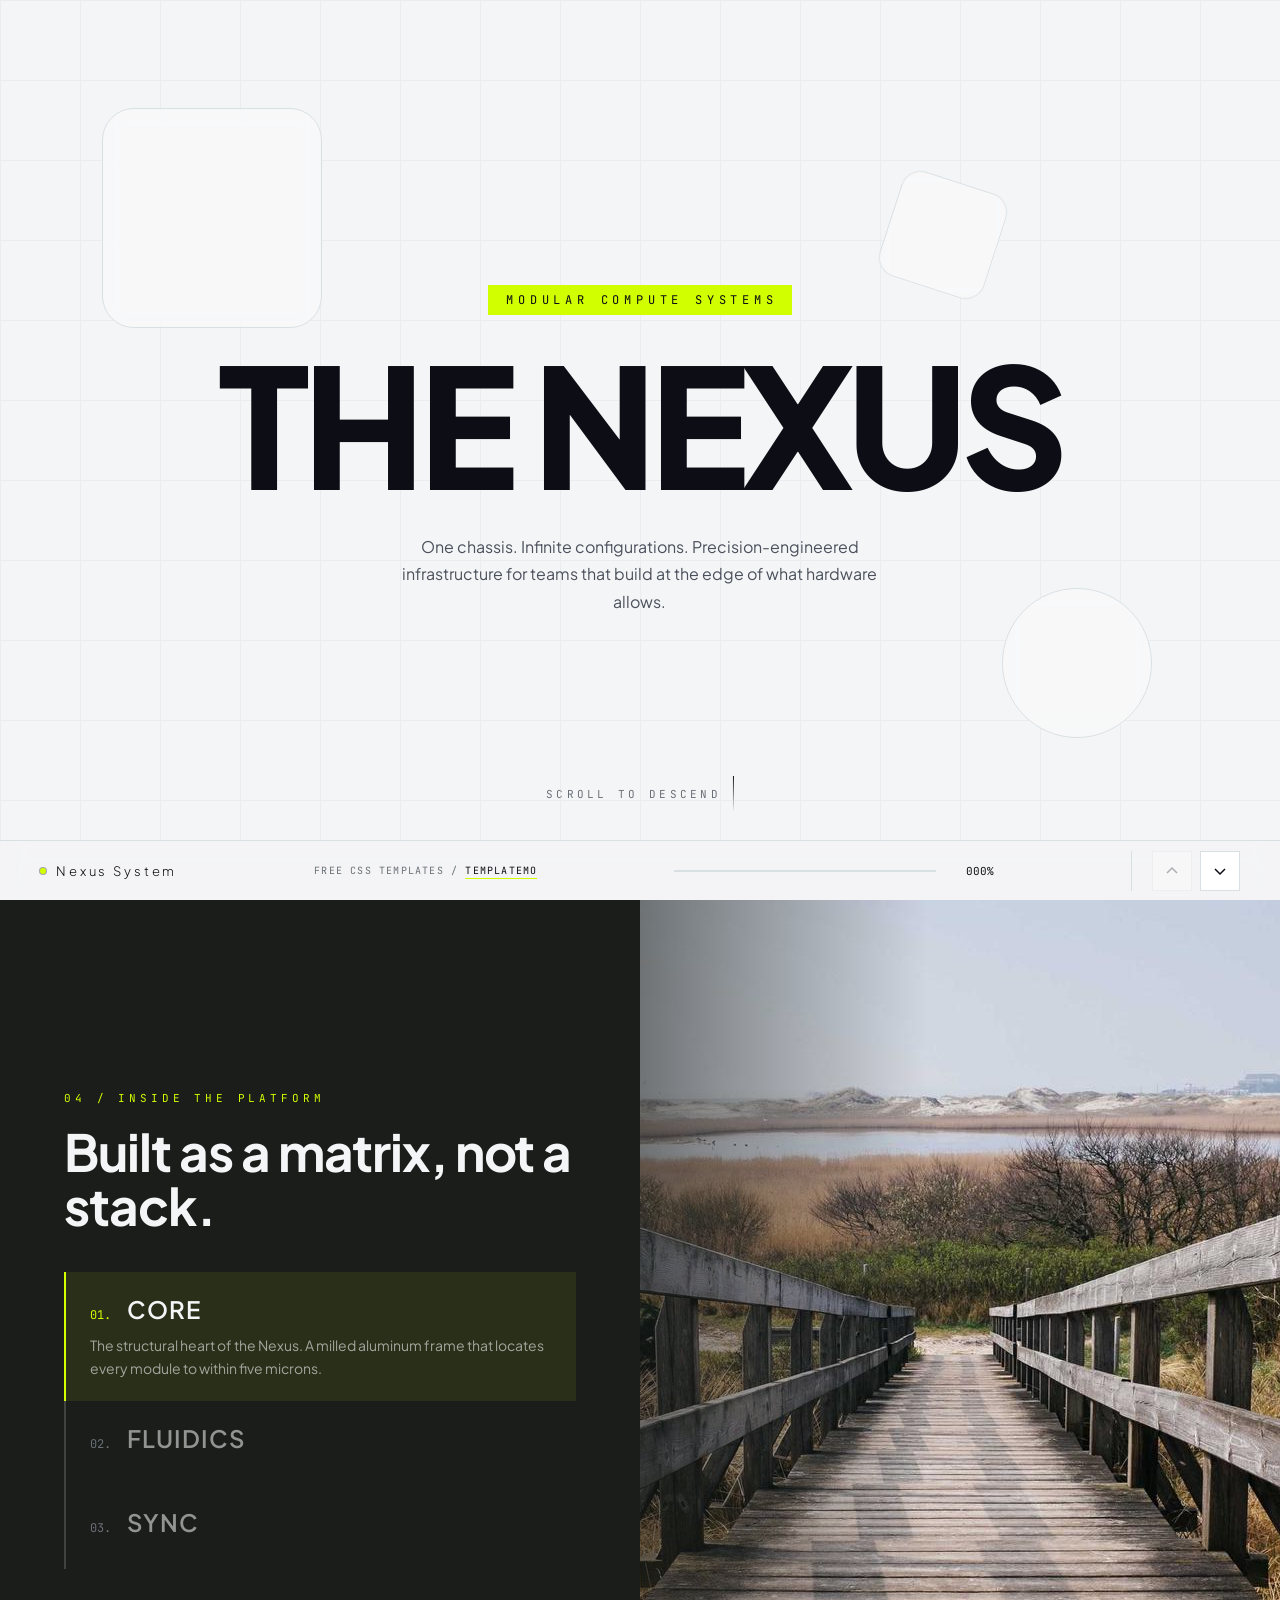
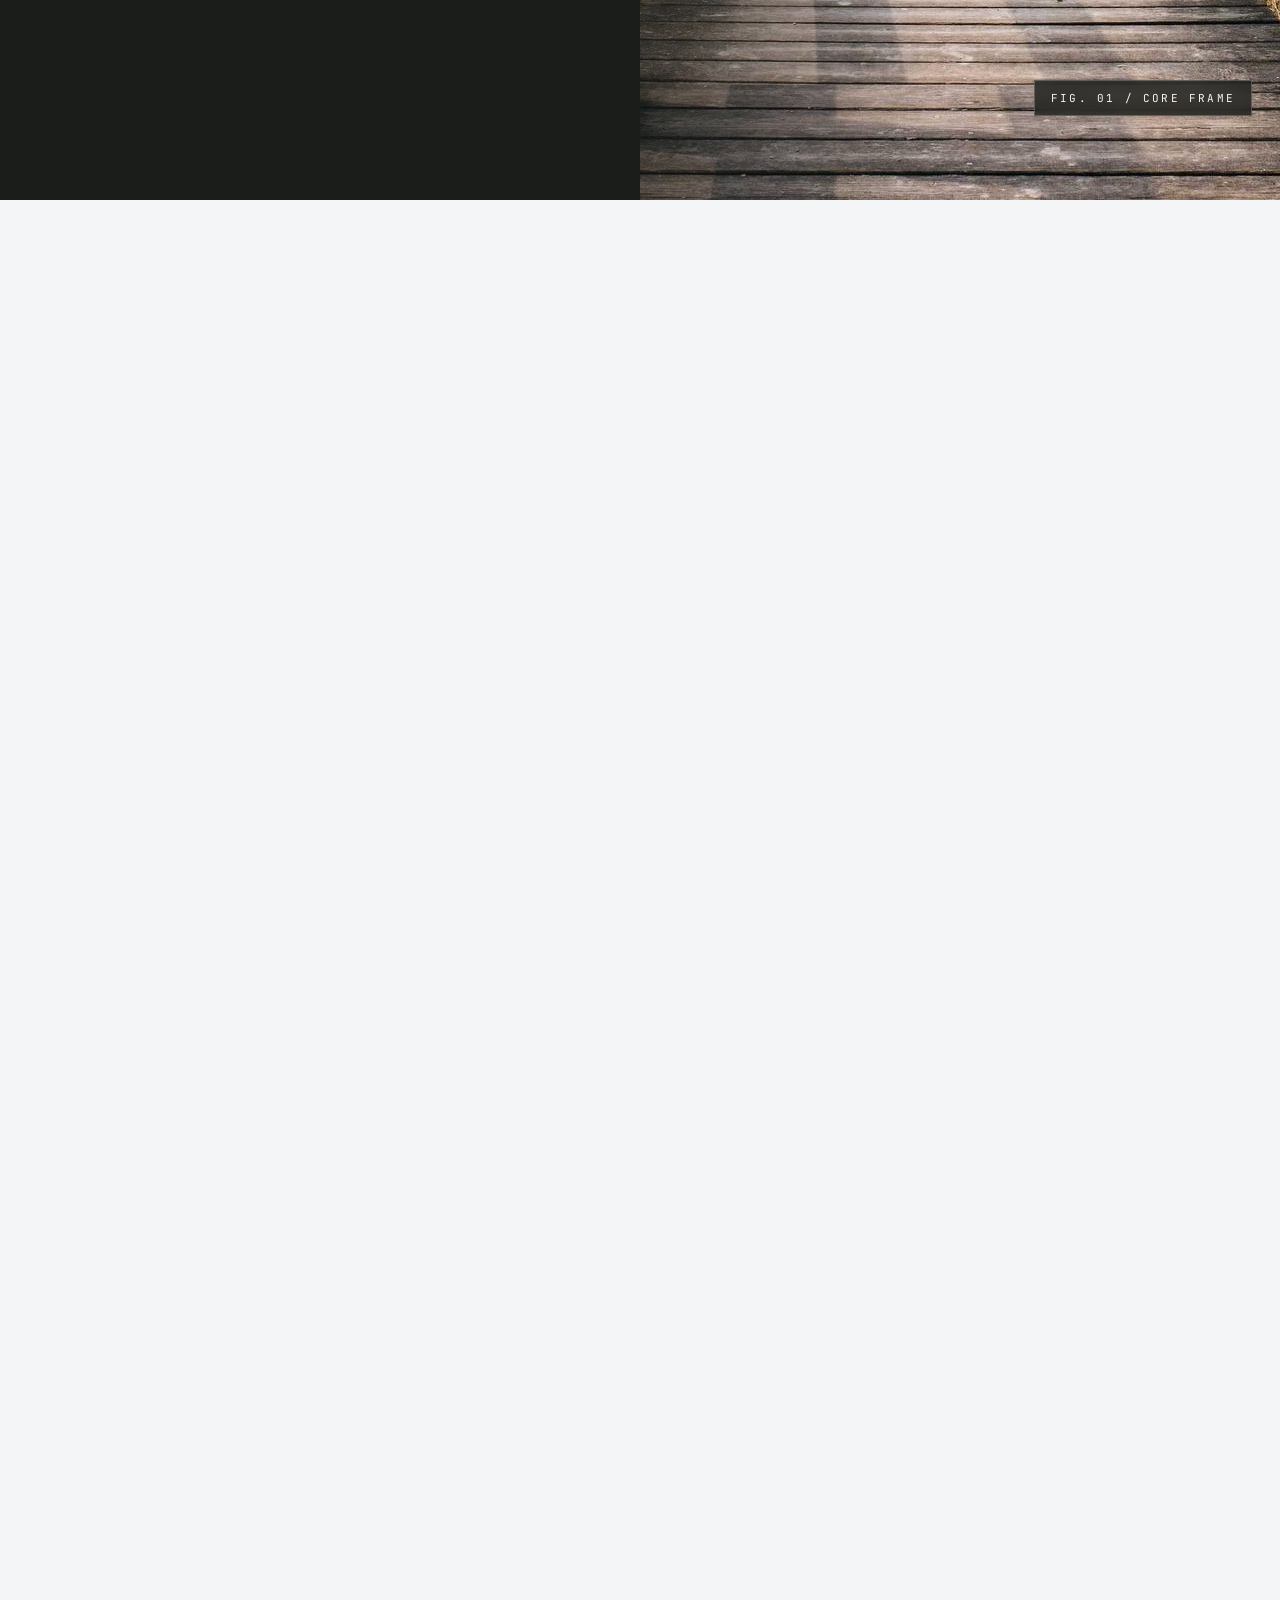
<file: index.html>
<!DOCTYPE html>
<!--
  Nexus System Template
  https://templatemo.com/tm-629-nexus-system
-->
<html lang="en">
<head>
<meta charset="UTF-8">
<meta name="viewport" content="width=device-width, initial-scale=1.0">
<title>Nexus System - Industrial Tech HTML Template</title>
<meta name="description" content="The Nexus is a Z-Depth scroll-stacking industrial tech template with a brushed titanium and acid volt design system.">
<link rel="preconnect" href="https://fonts.googleapis.com">
<link rel="preconnect" href="https://fonts.gstatic.com" crossorigin>
<link href="https://fonts.googleapis.com/css2?family=Plus+Jakarta+Sans:wght@300;400;500;600;700;800&family=JetBrains+Mono:wght@400;500;700&display=swap" rel="stylesheet">
<link rel="stylesheet" href="templatemo-629-nexus-style.css">
</head>
<body>

<div class="scroll-spacer" aria-hidden="true"></div>

<!-- card 1: the floating hero -->
<section class="zcard card-hero" data-card="1">
  <div class="hero-grid" aria-hidden="true"></div>
  <div class="glass-shape glass-a" aria-hidden="true"></div>
  <div class="glass-shape glass-b" aria-hidden="true"></div>
  <div class="glass-shape glass-c" aria-hidden="true"></div>
  <div class="hero-stage">
    <p class="hero-eyebrow">Modular Compute Systems</p>
    <h1 class="hero-title">THE NEXUS</h1>
    <p class="hero-sub">One chassis. Infinite configurations. Precision-engineered infrastructure for teams that build at the edge of what hardware allows.</p>
  </div>
  <div class="hero-scroll-hint">Scroll to descend</div>
</section>

<!-- card 2: the engineered image overlay -->
<section class="zcard card-macro" data-card="2">
  <img class="macro-img" src="images/nexus-macro.jpg" alt="Macro view of the Nexus core module">
  <div class="macro-shade" aria-hidden="true"></div>
  <div class="crosshair-v" aria-hidden="true"></div>
  <div class="crosshair-h" aria-hidden="true"></div>
  <div class="node-dot" aria-hidden="true"></div>
  <div class="node-box">
    <p class="node-box-tag">NODE / NX-07 TELEMETRY</p>
    <div class="node-stat"><span>EFFICIENCY</span><span>98.4%</span></div>
    <div class="node-stat"><span>THERMAL DELTA</span><span>-12.6 C</span></div>
    <div class="node-stat"><span>SYNC LATENCY</span><span>0.8 ms</span></div>
  </div>
  <div class="macro-caption">
    <span class="mono">02 / Engineered in the open</span>
    <h2>Every micron is accounted for.</h2>
  </div>
</section>

<!-- card 3: the kinetic accordion fold -->
<section class="zcard card-fold" data-card="3">
  <div class="fold-head">
    <h2>Four systems. One spine.</h2>
    <span class="mono">03 / Hover or tap a column</span>
  </div>
  <div class="accordion" id="accordion">
    <button class="slice" type="button" aria-expanded="false">
      <img class="slice-img" src="images/nexus-core.jpg" alt="Core processing array">
      <div class="slice-shade" aria-hidden="true"></div>
      <div class="slice-idle">
        <span class="slice-num">A.01</span>
        <span class="slice-idle-title">Core Array</span>
        <span class="slice-num" aria-hidden="true">+</span>
      </div>
      <div class="slice-reveal">
        <span class="mono">A.01 / Compute</span>
        <h3>Core Array</h3>
        <p>Sixty-four hot-swappable compute blades aligned on a single coherent fabric, tuned for sustained full-load operation.</p>
      </div>
    </button>
    <button class="slice" type="button" aria-expanded="false">
      <img class="slice-img" src="images/nexus-flux.jpg" alt="Liquid cooling fluidics loop">
      <div class="slice-shade" aria-hidden="true"></div>
      <div class="slice-idle">
        <span class="slice-num">A.02</span>
        <span class="slice-idle-title">Fluidics</span>
        <span class="slice-num" aria-hidden="true">+</span>
      </div>
      <div class="slice-reveal">
        <span class="mono">A.02 / Thermal</span>
        <h3>Fluidics Loop</h3>
        <p>A sealed dielectric loop moves heat away from silicon at the source, holding the entire rack within a two degree band.</p>
      </div>
    </button>
    <button class="slice" type="button" aria-expanded="false">
      <img class="slice-img" src="images/nexus-grid.jpg" alt="Power distribution grid">
      <div class="slice-shade" aria-hidden="true"></div>
      <div class="slice-idle">
        <span class="slice-num">A.03</span>
        <span class="slice-idle-title">Power Grid</span>
        <span class="slice-num" aria-hidden="true">+</span>
      </div>
      <div class="slice-reveal">
        <span class="mono">A.03 / Energy</span>
        <h3>Power Grid</h3>
        <p>Redundant busbars and solid-state switching deliver clean power with zero transfer time when a feed drops.</p>
      </div>
    </button>
    <button class="slice" type="button" aria-expanded="false">
      <img class="slice-img" src="images/nexus-sync.jpg" alt="Optical interconnect sync layer">
      <div class="slice-shade" aria-hidden="true"></div>
      <div class="slice-idle">
        <span class="slice-num">A.04</span>
        <span class="slice-idle-title">Sync Layer</span>
        <span class="slice-num" aria-hidden="true">+</span>
      </div>
      <div class="slice-reveal">
        <span class="mono">A.04 / Network</span>
        <h3>Sync Layer</h3>
        <p>Optical interconnects keep every node phase-locked, so distributed workloads behave like a single machine.</p>
      </div>
    </button>
  </div>
</section>

<!-- card 4: the matrix tabs and signature -->
<section class="zcard card-matrix" data-card="4">
  <div class="matrix-left">
    <p class="mono-tag">04 / Inside the platform</p>
    <h2>Built as a matrix, not a stack.</h2>
    <div class="matrix-tabs">
      <button class="matrix-tab active" type="button" data-goto="core" aria-selected="true">
        <span class="tab-line"><span class="tab-num">01.</span><span class="tab-name">CORE</span></span>
        <p>The structural heart of the Nexus. A milled aluminum frame that locates every module to within five microns.</p>
      </button>
      <button class="matrix-tab" type="button" data-goto="fluidics" aria-selected="false">
        <span class="tab-line"><span class="tab-num">02.</span><span class="tab-name">FLUIDICS</span></span>
        <p>Quick-disconnect manifolds route coolant through the chassis without a single exposed line.</p>
      </button>
      <button class="matrix-tab" type="button" data-goto="sync" aria-selected="false">
        <span class="tab-line"><span class="tab-num">03.</span><span class="tab-name">SYNC</span></span>
        <p>A dedicated timing plane distributes a single clock to all nodes, end to end, rack to rack.</p>
      </button>
    </div>
  </div>
  <div class="matrix-right">
    <img class="matrix-img active" data-panel="core" src="images/nexus-tab-core.jpg" alt="The Nexus core frame">
    <img class="matrix-img" data-panel="fluidics" src="images/nexus-tab-fluidics.jpg" alt="The Nexus fluidics manifold">
    <img class="matrix-img" data-panel="sync" src="images/nexus-tab-sync.jpg" alt="The Nexus sync timing plane">
    <div class="matrix-img-shade" aria-hidden="true"></div>
    <div class="matrix-caption" id="matrixCaption">FIG. 01 / CORE FRAME</div>
  </div>
</section>

<!-- permanent hud signature bar -->
<footer class="hud">
  <a class="hud-brand" href="https://www.templatemo.com/tm-629-nexus-system" target="_blank" rel="nofollow noopener">
    <span class="dot" aria-hidden="true"></span>Nexus System
  </a>
  <span class="hud-credit">FREE CSS TEMPLATES / <a href="https://templatemo.com" target="_blank" rel="nofollow noopener">TEMPLATEMO</a></span>
  <div class="hud-progress">
    <div class="hud-track"><div class="hud-fill" id="hudFill"></div></div>
    <span class="hud-pct" id="hudPct">000%</span>
  </div>
  <div class="hud-nav">
    <button class="hud-arrow" id="navUp" type="button" aria-label="Previous section">
      <svg viewBox="0 0 14 14" fill="none" xmlns="http://www.w3.org/2000/svg" aria-hidden="true"><path d="M2 9L7 4L12 9" stroke="currentColor" stroke-width="1.5"/></svg>
    </button>
    <button class="hud-arrow" id="navDown" type="button" aria-label="Next section">
      <svg viewBox="0 0 14 14" fill="none" xmlns="http://www.w3.org/2000/svg" aria-hidden="true"><path d="M2 5L7 10L12 5" stroke="currentColor" stroke-width="1.5"/></svg>
    </button>
  </div>
</footer>

<script src="templatemo-629-nexus-script.js"></script>
</body>
</html>
</file>
<file: templatemo-629-nexus-style.css>
/*
  Nexus System Template
  https://templatemo.com/tm-629-nexus-system
*/

:root {
  --titanium: #F4F5F6; /* brushed titanium, cool metallic light grey */
  --carbon: #0D0E15; /* carbon matte, deep light-absorbing dark */
  --volt: #D1FF00; /* acid volt, electric neon accent */
  --steel: #D9E0E4; /* muted steel lines and borders */
  --graphite: #1A1D1A; /* deep graphite grey with a whisper of green */
  --white: #FFFFFF;
  --hud-h: 60px;
  --ease-silk: cubic-bezier(0.16, 1, 0.3, 1);
}

* { margin: 0; padding: 0; box-sizing: border-box; }

html { scroll-behavior: auto; }

body {
  font-family: 'Plus Jakarta Sans', sans-serif;
  background: var(--titanium);
  color: var(--carbon);
  overflow-x: hidden;
  -webkit-font-smoothing: antialiased;
}

img { display: block; max-width: 100%; }

a { color: inherit; text-decoration: none; }

button { font-family: inherit; border: none; background: none; cursor: pointer; color: inherit; }

.mono { font-family: 'JetBrains Mono', monospace; }

/* ---------- scroll spacer creates the 400vh track ---------- */
.scroll-spacer { height: 400vh; }

/* ---------- z-depth card engine ---------- */
.zcard {
  position: fixed;
  top: 0;
  left: 0;
  width: 100vw;
  height: 100vh;
  height: 100svh;
  transform-origin: top center;
  will-change: transform, opacity;
  overflow: hidden;
}

.zcard[data-card="1"] { z-index: 10; }
.zcard[data-card="2"] { z-index: 20; transform: translateY(100%); }
.zcard[data-card="3"] { z-index: 30; transform: translateY(100%); }
.zcard[data-card="4"] { z-index: 40; transform: translateY(100%); }

/* ---------- card 1: the floating hero ---------- */
.card-hero {
  background: var(--titanium);
  display: flex;
  align-items: center;
  justify-content: center;
}

.hero-stage {
  position: relative;
  text-align: center;
  z-index: 5;
  padding: 0 24px;
}

.hero-eyebrow {
  font-family: 'JetBrains Mono', monospace;
  font-size: 12px;
  letter-spacing: 0.4em;
  text-transform: uppercase;
  color: var(--carbon);
  background: var(--volt);
  display: inline-block;
  padding: 7px 14px 7px 18px;
  margin-bottom: 28px;
}

.hero-title {
  font-size: clamp(56px, 13vw, 180px);
  font-weight: 800;
  letter-spacing: -0.04em;
  line-height: 0.95;
  color: var(--carbon);
}

.hero-sub {
  margin: 32px auto 0;
  max-width: 480px;
  font-size: 16px;
  font-weight: 400;
  line-height: 1.7;
  color: #4B515C;
}

.hero-scroll-hint {
  position: absolute;
  bottom: calc(var(--hud-h) + 28px);
  left: 50%;
  transform: translateX(-50%);
  font-family: 'JetBrains Mono', monospace;
  font-size: 11px;
  letter-spacing: 0.3em;
  text-transform: uppercase;
  color: #6A7077;
  display: flex;
  align-items: center;
  gap: 12px;
}

.hero-scroll-hint::after {
  content: "";
  width: 1px;
  height: 36px;
  background: linear-gradient(to bottom, var(--carbon), transparent);
  animation: hint-drop 2.2s var(--ease-silk) infinite;
}

@keyframes hint-drop {
  0% { transform: scaleY(0); transform-origin: top; }
  55% { transform: scaleY(1); transform-origin: top; }
  56% { transform-origin: bottom; }
  100% { transform: scaleY(0); transform-origin: bottom; }
}

/* floating translucent glass shapes */
.glass-shape {
  position: absolute;
  backdrop-filter: blur(10px);
  -webkit-backdrop-filter: blur(10px);
  background: rgba(255, 255, 255, 0.35);
  border: 1px solid var(--steel);
  z-index: 2;
}

.glass-a {
  width: 220px;
  height: 220px;
  top: 12%;
  left: 8%;
  border-radius: 32px;
  animation: bob-a 9s ease-in-out infinite;
}

.glass-b {
  width: 150px;
  height: 150px;
  bottom: 18%;
  right: 10%;
  border-radius: 50%;
  animation: bob-b 7s ease-in-out infinite;
}

.glass-c {
  width: 110px;
  height: 110px;
  top: 20%;
  right: 22%;
  border-radius: 20px;
  transform: rotate(18deg);
  animation: bob-c 11s ease-in-out infinite;
}

@keyframes bob-a {
  0%, 100% { transform: translateY(0); }
  50% { transform: translateY(-26px); }
}

@keyframes bob-b {
  0%, 100% { transform: translateY(0); }
  50% { transform: translateY(22px); }
}

@keyframes bob-c {
  0%, 100% { transform: translateY(0) rotate(18deg); }
  50% { transform: translateY(-18px) rotate(24deg); }
}

/* faint engineering grid behind the hero */
.hero-grid {
  position: absolute;
  inset: 0;
  background-image: linear-gradient(var(--steel) 1px, transparent 1px), linear-gradient(90deg, var(--steel) 1px, transparent 1px);
  background-size: 80px 80px;
  opacity: 0.35;
  z-index: 1;
}

/* ---------- card 2: the engineered image overlay ---------- */
.card-macro { background: var(--carbon); }

.macro-img {
  position: absolute;
  inset: 0;
  width: 100%;
  height: 100%;
  object-fit: cover;
}

.macro-shade {
  position: absolute;
  inset: 0;
  background: linear-gradient(to bottom, rgba(13, 14, 21, 0.25), rgba(13, 14, 21, 0.05) 40%, rgba(13, 14, 21, 0.35));
}

.crosshair-v, .crosshair-h { position: absolute; background: rgba(255, 255, 255, 0.4); }

.crosshair-v { top: 0; bottom: 0; left: 62%; width: 1px; }

.crosshair-h { left: 0; right: 0; top: 40%; height: 1px; }

.node-dot {
  position: absolute;
  left: 62%;
  top: 40%;
  width: 12px;
  height: 12px;
  border-radius: 50%;
  background: var(--volt);
  transform: translate(-50%, -50%);
  box-shadow: 0 0 0 6px rgba(209, 255, 0, 0.25), 0 0 24px 4px rgba(209, 255, 0, 0.8);
  animation: node-pulse 2.6s ease-in-out infinite;
}

@keyframes node-pulse {
  0%, 100% { box-shadow: 0 0 0 6px rgba(209, 255, 0, 0.25), 0 0 24px 4px rgba(209, 255, 0, 0.8); }
  50% { box-shadow: 0 0 0 12px rgba(209, 255, 0, 0.12), 0 0 36px 8px rgba(209, 255, 0, 0.95); }
}

.node-box {
  position: absolute;
  left: calc(62% + 28px);
  top: calc(40% + 28px);
  width: 280px;
  max-width: calc(100vw - 48px);
  background: rgba(13, 14, 21, 0.85);
  backdrop-filter: blur(8px);
  -webkit-backdrop-filter: blur(8px);
  border: 1px solid rgba(217, 224, 228, 0.3);
  color: var(--titanium);
  padding: 20px;
}

.node-box-tag {
  font-family: 'JetBrains Mono', monospace;
  font-size: 10px;
  letter-spacing: 0.3em;
  color: var(--volt);
  margin-bottom: 14px;
}

.node-stat {
  display: flex;
  justify-content: space-between;
  font-family: 'JetBrains Mono', monospace;
  font-size: 12px;
  padding: 8px 0;
  border-bottom: 1px solid rgba(217, 224, 228, 0.15);
}

.node-stat:last-child { border-bottom: none; }

.node-stat span:last-child { color: #E3FF7A; }

.macro-caption {
  position: absolute;
  left: 40px;
  bottom: calc(var(--hud-h) + 36px);
  color: var(--titanium);
  max-width: 420px;
}

.macro-caption .mono {
  font-size: 11px;
  letter-spacing: 0.35em;
  text-transform: uppercase;
  color: #E3FF7A;
  display: block;
  margin-bottom: 14px;
}

.macro-caption h2 {
  font-size: clamp(28px, 4vw, 48px);
  font-weight: 700;
  letter-spacing: -0.02em;
  line-height: 1.1;
}

/* ---------- card 3: the kinetic accordion fold ---------- */
.card-fold { background: var(--white); display: flex; flex-direction: column; }

.fold-head {
  padding: 28px 40px 0;
  display: flex;
  justify-content: space-between;
  align-items: baseline;
  gap: 16px;
}

.fold-head h2 { font-size: clamp(22px, 3vw, 34px); font-weight: 700; letter-spacing: -0.02em; }

.fold-head .mono { font-size: 11px; letter-spacing: 0.3em; text-transform: uppercase; color: #6A7077; }

.accordion {
  flex: 1;
  display: flex;
  width: 100%;
  margin-top: 24px;
  border-top: 1px solid var(--steel);
}

.slice {
  position: relative;
  flex: 1 1 0;
  min-width: 0;
  overflow: hidden;
  border-right: 1px solid var(--steel);
  background: var(--white);
  transition: flex-grow 1.2s var(--ease-silk);
  cursor: pointer;
  text-align: left;
  padding: 0;
}

.slice:last-child { border-right: none; }

.slice.active { flex-grow: 3.7; }

.slice-img {
  position: absolute;
  inset: 0;
  width: 100%;
  height: 100%;
  object-fit: cover;
  opacity: 0;
  transform: scale(1.06);
  transition: opacity 1.2s var(--ease-silk), transform 1.2s var(--ease-silk);
}

.slice.active .slice-img { opacity: 1; transform: scale(1); }

.slice-shade {
  position: absolute;
  inset: 0;
  background: linear-gradient(to top, rgba(13, 14, 21, 0.75), rgba(13, 14, 21, 0) 55%);
  opacity: 0;
  transition: opacity 1.2s var(--ease-silk);
}

.slice.active .slice-shade { opacity: 1; }

.slice-idle {
  position: absolute;
  inset: 0;
  display: flex;
  flex-direction: column;
  justify-content: space-between;
  padding: 28px 0 calc(var(--hud-h) + 28px);
  align-items: center;
  transition: opacity 0.6s var(--ease-silk);
}

.slice.active .slice-idle { opacity: 0; }

.slice-num {
  font-family: 'JetBrains Mono', monospace;
  font-size: 12px;
  color: var(--carbon);
  letter-spacing: 0.2em;
}

.slice-idle-title {
  writing-mode: vertical-rl;
  font-size: clamp(16px, 2vw, 22px);
  font-weight: 600;
  letter-spacing: 0.12em;
  text-transform: uppercase;
  color: var(--carbon);
}

.slice-reveal {
  position: absolute;
  left: 28px;
  right: 28px;
  bottom: calc(var(--hud-h) + 28px);
  color: var(--titanium);
  opacity: 0;
  transform: translateY(16px);
  transition: opacity 1.2s var(--ease-silk), transform 1.2s var(--ease-silk);
}

.slice.active .slice-reveal { opacity: 1; transform: translateY(0); }

.slice-reveal .mono {
  font-size: 10px;
  letter-spacing: 0.3em;
  text-transform: uppercase;
  color: #E3FF7A;
  display: block;
  margin-bottom: 10px;
}

.slice-reveal h3 { font-size: clamp(20px, 2.6vw, 32px); font-weight: 700; letter-spacing: -0.01em; margin-bottom: 10px; white-space: nowrap; }

.slice-reveal p { font-size: 14px; line-height: 1.6; max-width: 380px; color: rgba(244, 245, 246, 0.85); }

.slice:focus-visible { outline: 2px solid var(--carbon); outline-offset: -2px; }

/* ---------- card 4: the matrix tabs and signature ---------- */
.card-matrix {
  background: var(--graphite);
  color: var(--titanium);
  display: grid;
  grid-template-columns: 1fr 1fr;
}

.matrix-left {
  display: flex;
  flex-direction: column;
  justify-content: center;
  padding: 60px clamp(28px, 5vw, 80px) calc(var(--hud-h) + 40px);
}

.matrix-left .mono-tag {
  font-family: 'JetBrains Mono', monospace;
  font-size: 11px;
  letter-spacing: 0.35em;
  text-transform: uppercase;
  color: var(--volt);
  margin-bottom: 20px;
}

.matrix-left h2 {
  font-size: clamp(30px, 4vw, 52px);
  font-weight: 700;
  letter-spacing: -0.02em;
  line-height: 1.05;
  margin-bottom: 40px;
}

.matrix-tab {
  display: block;
  width: 100%;
  text-align: left;
  padding: 22px 24px;
  border-left: 2px solid rgba(217, 224, 228, 0.2);
  transition: border-color 0.5s var(--ease-silk), background 0.5s var(--ease-silk);
}

.matrix-tab .tab-line {
  display: flex;
  align-items: baseline;
  gap: 16px;
}

.matrix-tab .tab-num {
  font-family: 'JetBrains Mono', monospace;
  font-size: 12px;
  color: #6A7077;
  transition: color 0.5s var(--ease-silk);
}

.matrix-tab .tab-name {
  font-size: clamp(18px, 2vw, 24px);
  font-weight: 600;
  letter-spacing: 0.04em;
  color: rgba(244, 245, 246, 0.55);
  transition: color 0.5s var(--ease-silk);
}

.matrix-tab p {
  margin-top: 10px;
  font-size: 14px;
  line-height: 1.6;
  color: rgba(244, 245, 246, 0.6);
  max-height: 0;
  overflow: hidden;
  opacity: 0;
  transition: max-height 0.7s var(--ease-silk), opacity 0.7s var(--ease-silk);
}

.matrix-tab.active {
  border-left-color: var(--volt);
  background: rgba(209, 255, 0, 0.08);
}

.matrix-tab.active .tab-num { color: var(--volt); }

.matrix-tab.active .tab-name { color: var(--titanium); }

.matrix-tab.active p { max-height: 120px; opacity: 1; }

.matrix-tab:focus-visible { outline: 2px solid var(--volt); outline-offset: -2px; }

.matrix-right { position: relative; overflow: hidden; }

.matrix-img {
  position: absolute;
  inset: 0;
  width: 100%;
  height: 100%;
  object-fit: cover;
  opacity: 0;
  transform: scale(1.05);
  transition: opacity 1s var(--ease-silk), transform 1.4s var(--ease-silk);
}

.matrix-img.active { opacity: 1; transform: scale(1); }

.matrix-img-shade {
  position: absolute;
  inset: 0;
  background: linear-gradient(to right, rgba(26, 29, 26, 0.55), rgba(26, 29, 26, 0) 45%);
  pointer-events: none;
}

.matrix-caption {
  position: absolute;
  right: 28px;
  bottom: calc(var(--hud-h) + 24px);
  font-family: 'JetBrains Mono', monospace;
  font-size: 11px;
  letter-spacing: 0.2em;
  color: var(--titanium);
  background: rgba(26, 29, 26, 0.78);
  backdrop-filter: blur(6px);
  -webkit-backdrop-filter: blur(6px);
  border: 1px solid rgba(217, 224, 228, 0.25);
  padding: 10px 16px;
}

/* ---------- the permanent hud signature bar ---------- */
.hud {
  position: fixed;
  left: 0;
  right: 0;
  bottom: 0;
  height: var(--hud-h);
  z-index: 9999;
  display: flex;
  align-items: center;
  justify-content: space-between;
  gap: 24px;
  padding: 0 clamp(20px, 4vw, 40px);
  background: rgba(244, 245, 246, 0.82);
  backdrop-filter: blur(12px);
  -webkit-backdrop-filter: blur(12px);
  border-top: 1px solid var(--steel);
}

.hud-brand {
  font-weight: 300;
  letter-spacing: 0.22em;
  font-size: 13px;
  color: var(--carbon);
  display: flex;
  align-items: center;
  gap: 10px;
  white-space: nowrap;
}

.hud-brand .dot {
  width: 6px;
  height: 6px;
  border-radius: 50%;
  background: var(--volt);
  box-shadow: 0 0 0 1px rgba(13, 14, 21, 0.35);
}

.hud-credit {
  font-family: 'JetBrains Mono', monospace;
  font-size: 10px;
  letter-spacing: 0.12em;
  color: #6A7077;
  white-space: nowrap;
}

.hud-credit a { color: var(--carbon); border-bottom: 1px solid var(--volt); padding-bottom: 1px; }

.hud-progress {
  flex: 1;
  max-width: 320px;
  display: flex;
  align-items: center;
  gap: 14px;
}

.hud-track {
  flex: 1;
  height: 2px;
  background: var(--steel);
  position: relative;
  overflow: hidden;
}

.hud-fill {
  position: absolute;
  left: 0;
  top: 0;
  bottom: 0;
  width: 0%;
  background: var(--volt);
}

.hud-pct {
  font-family: 'JetBrains Mono', monospace;
  font-size: 11px;
  color: var(--carbon);
  min-width: 44px;
  text-align: right;
}

.hud-nav {
  display: flex;
  align-items: center;
  gap: 8px;
  padding-left: 20px;
  border-left: 1px solid var(--steel);
}

.hud-arrow {
  width: 40px;
  height: 40px;
  display: flex;
  align-items: center;
  justify-content: center;
  border: 1px solid var(--steel);
  background: var(--white);
  color: var(--carbon);
  transition: background 0.4s var(--ease-silk), border-color 0.4s var(--ease-silk), color 0.4s var(--ease-silk), opacity 0.4s var(--ease-silk);
}

.hud-arrow svg { width: 14px; height: 14px; display: block; }

.hud-arrow:hover:not(:disabled) {
  background: var(--volt);
  border-color: var(--carbon);
  color: var(--carbon);
}

.hud-arrow:disabled { opacity: 0.3; cursor: default; }

.hud-arrow:focus-visible { outline: 2px solid var(--carbon); outline-offset: 2px; }

/* ---------- responsive ---------- */
@media (max-width: 900px) {
  .glass-a { width: 140px; height: 140px; left: 4%; }
  .glass-b { width: 100px; height: 100px; right: 6%; }
  .glass-c { width: 80px; height: 80px; right: 12%; }
  .crosshair-v { left: 50%; }
  .node-dot { left: 50%; }
  .node-box { left: 24px; right: 24px; width: auto; top: calc(40% + 28px); }
  .macro-caption { left: 24px; right: 24px; }
  .accordion { flex-direction: column; }
  .slice { border-right: none; border-bottom: 1px solid var(--steel); }
  .slice:last-child { border-bottom: none; }
  .slice-idle { flex-direction: row; align-items: center; justify-content: space-between; padding: 0 24px; }
  .slice-idle-title { writing-mode: horizontal-tb; letter-spacing: 0.08em; }
  .slice-reveal { left: 24px; right: 24px; bottom: 20px; }
  .slice-reveal h3 { white-space: normal; }
  .fold-head { padding: 20px 24px 0; flex-direction: column; gap: 6px; }
  .accordion { margin-top: 16px; }
  .card-matrix { grid-template-columns: 1fr; grid-template-rows: auto 1fr; }
  .matrix-left { padding: 40px 24px 24px; justify-content: flex-start; }
  .matrix-left h2 { margin-bottom: 20px; }
  .matrix-tab { padding: 14px 16px; }
  .matrix-caption { right: 16px; bottom: calc(var(--hud-h) + 16px); }
  .hud-credit { display: none; }
  .hud-pct { display: none; }
}

@media (max-height: 540px) {
  .hero-title { font-size: clamp(40px, 10vh, 90px); }
  .hero-sub { display: none; }
  .matrix-tab p { display: none; }
}

/* ---------- reduced motion: collapse to a calm static document ---------- */
@media (prefers-reduced-motion: reduce) {
  .scroll-spacer { display: none; }
  .zcard {
    position: relative;
    width: 100%;
    height: auto;
    min-height: 100vh;
    transform: none !important;
    opacity: 1 !important;
  }
  .glass-a, .glass-b, .glass-c, .node-dot, .hero-scroll-hint::after { animation: none !important; }
  .slice, .slice-img, .slice-shade, .slice-reveal, .matrix-img, .matrix-tab p { transition: none !important; }
  .card-macro, .matrix-right { min-height: 100vh; }
}
</file>
